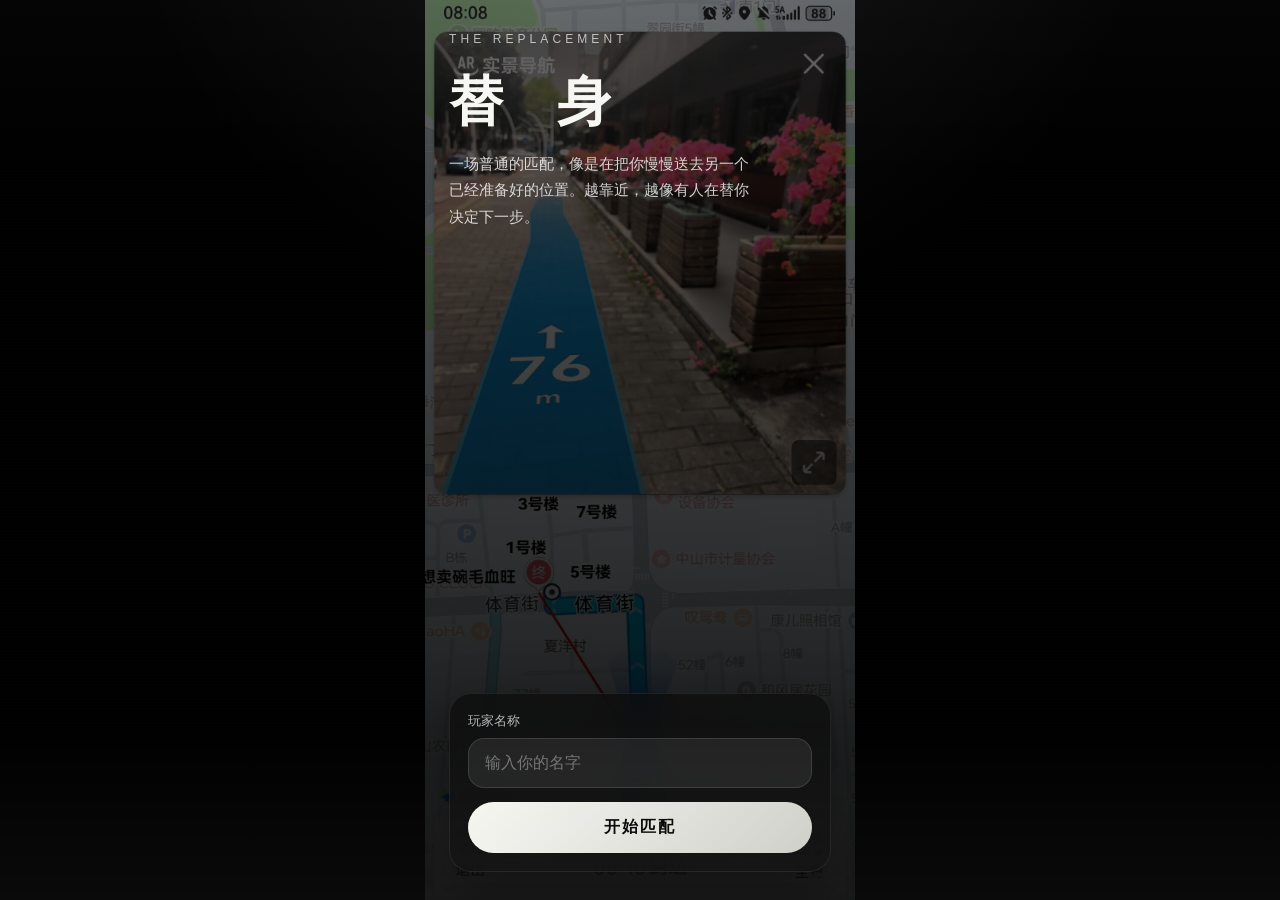
<file: index.html>
<!DOCTYPE html>
<html lang="zh-CN">
<head>
  <meta charset="UTF-8">
  <meta name="viewport" content="width=device-width, initial-scale=1.0, maximum-scale=1.0, user-scalable=no">
  <title>替身 v1.3</title>
  <link rel="stylesheet" href="./styles.css">
  <script defer src="./app.js"></script>
</head>
<body>
  <div class="app" id="app">
    <div class="film-grain"></div>

    <section class="screen intro-screen active" id="screen-intro">
      <div class="intro-content">
        <div>
          <div class="eyebrow">The Replacement</div>
          <h1 class="intro-title">替 身</h1>
          <p class="intro-copy">一场普通的匹配，像是在把你慢慢送去另一个已经准备好的位置。越靠近，越像有人在替你决定下一步。</p>
        </div>
        <div class="intro-panel">
          <label class="name-label" for="player-name">玩家名称</label>
          <input class="name-input" id="player-name" maxlength="14" placeholder="输入你的名字">
          <button class="primary-btn" id="start-btn">开始匹配</button>
        </div>
      </div>
    </section>

    <section class="screen swiper-screen" id="screen-swiper">
      <div class="app-bar">
        <div class="app-mark">MATCH</div>
        <div id="deck-counter">1 / 4</div>
      </div>
      <div class="card-shell">
        <div class="card-shadow"></div>
        <div class="card-stack">
          <div class="card-back two"></div>
          <div class="card-back one"></div>
          <article class="profile-card normal" id="profile-card">
            <div class="card-photo"></div>
            <div class="creepy-silhouette hidden" id="creepy-silhouette"></div>
            <div class="card-content">
              <h2 class="card-name" id="card-name"></h2>
              <div class="card-meta" id="card-meta"></div>
              <div class="tag-row" id="card-tags"></div>
            </div>
          </article>
        </div>
        <img class="thumb-idle hand-cutout" id="thumb-idle" src="./assets/hand-point.png" alt="手势剪影">
      </div>
    </section>

    <section class="screen match-screen" id="screen-match">
      <div class="match-ring"></div>
      <div class="match-title">MATCH</div>
      <p class="match-copy">对方也选择了你。<br>从现在开始，距离开始自己变化。</p>
    </section>

    <section class="screen chat-screen" id="screen-chat">
      <div class="phone-bar"><span>20:08</span><span>在线</span></div>
      <div class="chat-shell">
        <div class="chat-header"><span>‹</span><div class="chat-title">未知用户</div><span>⋯</span></div>
        <div class="chat-body">
          <div class="bubble left">终于等到你了。<div class="bubble-meta">刚刚</div></div>
          <div class="bubble left">来找我。<div class="bubble-meta">刚刚</div></div>
          <div class="address-card">
            <div class="address-label">位置</div>
            <div class="address-title">体育街 7 号楼后巷</div>
            <div class="address-sub">共享定位已开启，对方正在等待你靠近。</div>
            <button class="link-btn" id="address-link">打开地图</button>
          </div>
        </div>
      </div>
    </section>

    <section class="screen map-screen" id="screen-map">
      <div class="ar-view" id="ar-view">
        <div class="ar-top-bar">
          <div class="ar-badge">AR 实景导航</div>
          <div class="ar-status" id="ar-status">同步中</div>
        </div>
        <div class="ar-ground"><div class="ar-path"></div></div>
        <div class="ar-dist-text"><span class="ar-arrow">↑</span><span class="ar-distance"><span id="ar-dist-num">3200</span><small>m</small></span></div>
        <div class="touch-zone" id="touch-zone"></div>
        <div class="thumb-overlay" id="thumb-overlay"><img class="hand-cutout" id="thumb-image" src="./assets/hand-point.png" alt="拇指跟随"></div>
      </div>
      <div class="map-view">
        <div class="map-road-grid"></div>
        <div class="map-route-bg"><div class="map-route-fill" id="map-route-fill"></div></div>
        <div class="player-map-arrow" id="player-arrow"></div>
        <div class="map-bottom-bar">
          <div class="map-exit"><strong>✕</strong>退出</div>
          <div class="map-info">
            <div class="map-dist-large"><span id="bottom-dist">3.20 km</span><small id="bottom-time">38 分钟</small></div>
            <div class="map-arrival" id="arrival-time">20:46 到达</div>
          </div>
          <div class="map-overview"><strong>↻</strong>全览</div>
        </div>
      </div>
      <div class="notify-banner" id="notify-banner">
        <div class="notify-title">【未知用户】资料更新</div>
        <div class="notify-copy">签名和兴趣标签发生变化，点开看看。</div>
      </div>
      <div class="event-layer" id="event-layer">
        <div class="event-panel hidden" id="jump-event">
          <h3 class="event-title">跳一跳</h3>
          <div class="event-subtitle">前方有一片积水。按住蓄力，再松开。</div>
          <div class="puddle-stage"></div>
          <div class="jump-ui">
            <div class="charge-track"><div class="charge-fill" id="charge-fill"></div></div>
            <button class="jump-button" id="jump-button">长按蓄力</button>
            <div class="jump-status" id="jump-status"></div>
          </div>
        </div>
        <div class="event-panel hidden" id="sign-event">
          <h3 class="event-title">擦拭路牌</h3>
          <div class="event-subtitle">牌面被泥污糊住了，先把它擦开。</div>
          <div class="sign-stage">
            <div class="sign-board" id="sign-board">
              <div class="sign-hidden-text" id="sign-hidden-text">不要回头</div>
              <div class="sign-dirt" id="sign-dirt"></div>
              <canvas class="sign-mask" id="sign-mask"></canvas>
            </div>
            <div class="wipe-progress"><span>擦拭进度</span><strong id="wipe-percent">0%</strong></div>
          </div>
        </div>
      </div>
    </section>

    <section class="screen profile-screen" id="screen-profile">
      <div class="phone-bar"><span>20:12</span><span>在线更新</span></div>
      <div class="profile-shell">
        <div class="profile-header"><span>‹</span><div class="profile-title">资料更新</div><span>⋯</span></div>
        <div class="profile-card-panel">
          <div class="profile-hero">
            <div class="avatar-ghost"></div>
            <div>
              <h2 class="profile-name">未知用户</h2>
              <div class="profile-distance" id="profile-distance">距离：180 米</div>
            </div>
          </div>
          <div class="profile-copy" id="profile-signature">签名：我快到了，你也一样。</div>
          <div class="profile-tags" id="profile-tags">
            <span class="profile-tag"># 不要回头</span>
            <span class="profile-tag"># 已同步</span>
            <span class="profile-tag"># 正在接近</span>
          </div>
        </div>
        <button class="profile-enter" id="profile-enter">查看对方资料</button>
      </div>
    </section>

    <section class="screen ending-screen" id="screen-ending">
      <div class="ending-layer permission-layer active" id="ending-permission">
        <div class="permission-dialog">
          <p id="permission-copy">玩家 想要访问你的相机，<br>以完成同步。</p>
          <button class="allow-btn" id="allow-btn">允许（3）</button>
        </div>
      </div>
      <div class="ending-layer camera-layer" id="ending-camera">
        <div class="scan-noise"></div>
        <div class="focus-box" id="focus-box"></div>
        <div class="camera-text" id="camera-text">[已识别：玩家]<br>[状态：适合接管]</div>
      </div>
      <div class="ending-layer desktop-layer" id="ending-desktop">
        <div class="desktop-icons">
          <div class="desktop-icon-wrap"><div class="desktop-icon">微</div>微信</div>
          <div class="desktop-icon-wrap"><div class="desktop-icon">图</div>相册</div>
          <div class="desktop-icon-wrap"><div class="desktop-icon">德</div>高德</div>
          <div class="desktop-icon-wrap"><div class="desktop-icon">乐</div>音乐</div>
          <div class="desktop-icon-wrap"><div class="desktop-icon">相</div>相机</div>
          <div class="desktop-icon-wrap"><div class="desktop-icon">讯</div>信息</div>
          <div class="desktop-icon-wrap"><div class="desktop-icon">日</div>日历</div>
          <div class="desktop-icon-wrap"><div class="desktop-icon">设</div>设置</div>
        </div>
        <div class="wechat-notify" id="wechat-notify">
          <div class="notify-app">微信</div>
          <div class="notify-message">妈妈：你到哪了？天黑了快点回来。</div>
        </div>
      </div>
      <div class="takeover-chat-layer" id="ending-chat">
        <div class="fake-chat-header">妈妈</div>
        <div class="fake-chat-body">
          <div class="fake-msg-left">你到哪了？天黑了快点回来。</div>
          <div class="fake-msg-right" id="reply-msg">快到了，在路上。</div>
        </div>
        <div class="fake-chat-footer">
          <div class="fake-input" id="fake-input"></div>
          <div class="fake-send" id="fake-send">发送</div>
        </div>
      </div>
      <img class="ghost-hand hand-cutout" id="ghost-hand" src="./assets/hand-palm.png" alt="替身之手">
      <div class="ending-layer final-layer" id="ending-final"><div class="final-title" id="final-title">替 身</div></div>
    </section>

    <div class="monologue" id="monologue">
      <div class="monologue-box">
        <div class="monologue-label">内心独白</div>
        <div class="monologue-text" id="monologue-text"></div>
      </div>
    </div>
  </div>
</body>
</html>
</file>
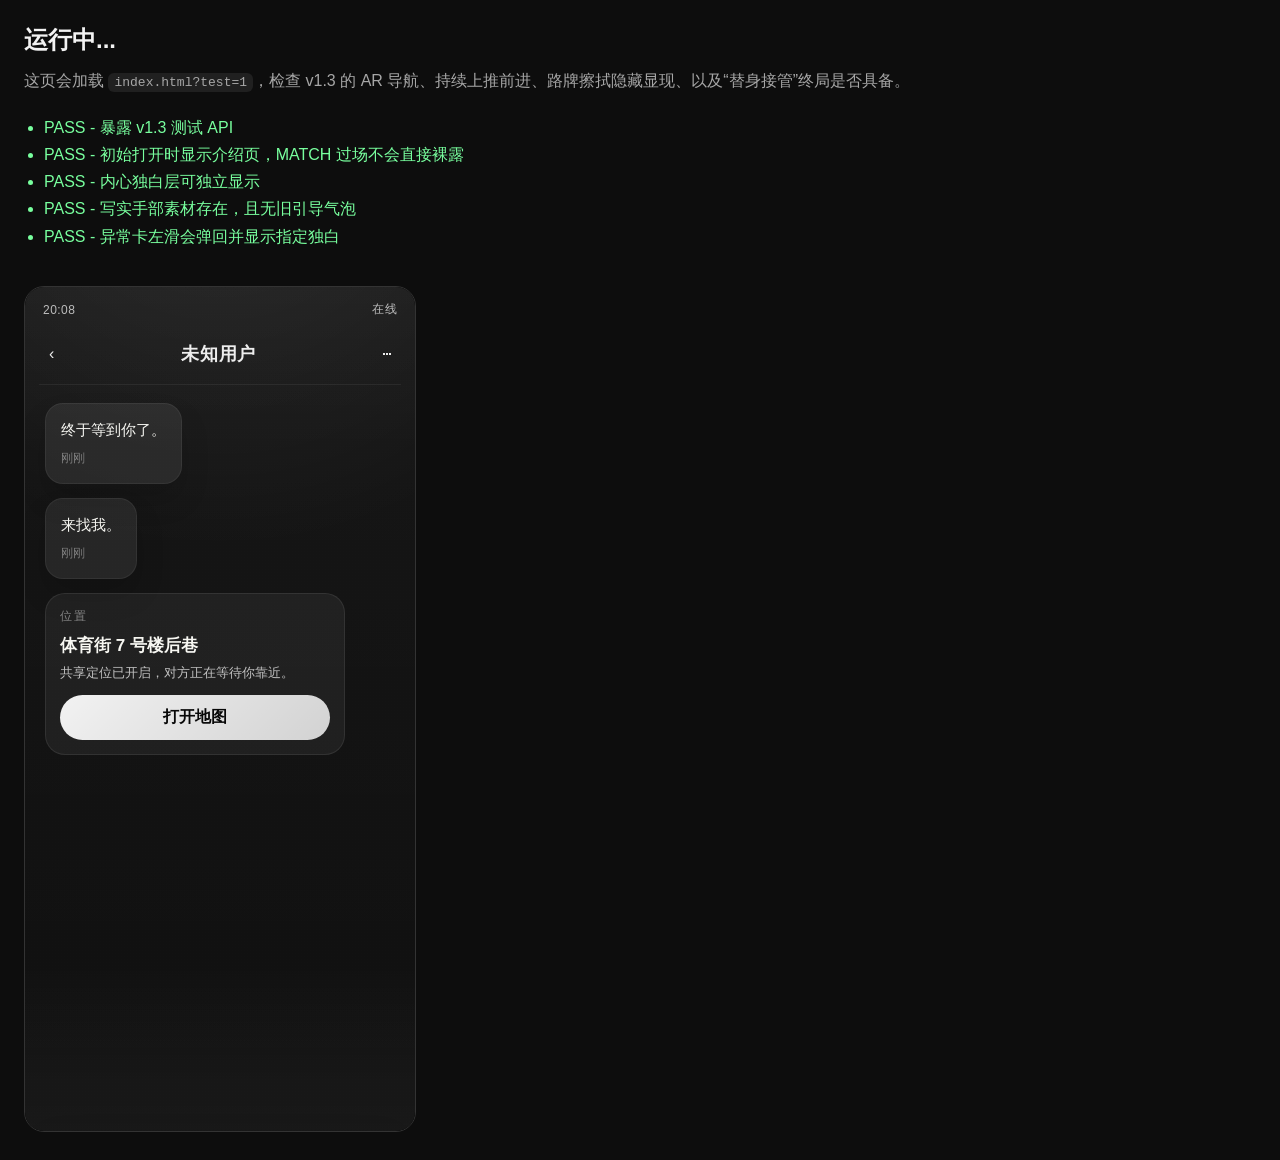
<file: test.html>
<!DOCTYPE html>
<html lang="zh-CN">
<head>
    <meta charset="UTF-8">
    <meta name="viewport" content="width=device-width, initial-scale=1.0">
    <title>替身 v1.3 验收测试</title>
    <style>
        body {
            margin: 0;
            padding: 24px;
            font-family: -apple-system, BlinkMacSystemFont, 'Segoe UI', sans-serif;
            background: #0d0d0d;
            color: #f2f2f2;
        }
        h1 { margin: 0 0 12px; font-size: 24px; }
        p { margin: 0 0 20px; color: #a6a6a6; line-height: 1.6; }
        .pass { color: #78ff9e; }
        .fail { color: #ff7474; }
        ul { padding-left: 20px; line-height: 1.7; }
        code {
            background: rgba(255,255,255,.08);
            padding: 2px 6px;
            border-radius: 6px;
        }
        iframe {
            width: 390px;
            height: 844px;
            border: 1px solid #333;
            border-radius: 20px;
            margin-top: 20px;
            background: #000;
        }
    </style>
</head>
<body>
    <h1 id="summary">运行中...</h1>
    <p>这页会加载 <code>index.html?test=1</code>，检查 v1.3 的 AR 导航、持续上推前进、路牌擦拭隐藏显现、以及“替身接管”终局是否具备。</p>
    <ul id="results"></ul>
    <iframe id="game-frame" src="./index.html?test=1" title="替身测试沙盒"></iframe>

    <script>
        const resultsEl = document.getElementById('results');
        const summaryEl = document.getElementById('summary');
        const wait = ms => new Promise(resolve => setTimeout(resolve, ms));

        function addResult(ok, message) {
            const li = document.createElement('li');
            li.className = ok ? 'pass' : 'fail';
            li.textContent = `${ok ? 'PASS' : 'FAIL'} - ${message}`;
            resultsEl.appendChild(li);
            return ok;
        }

        function finish(total, passed) {
            const failed = total - passed;
            summaryEl.textContent = failed === 0 ? `PASS ${passed}/${total}` : `FAIL ${passed}/${total}`;
            summaryEl.className = failed === 0 ? 'pass' : 'fail';
            document.title = summaryEl.textContent;
        }

        async function run() {
            const frame = document.getElementById('game-frame');
            await new Promise(resolve => frame.addEventListener('load', resolve, { once: true }));
            await wait(350);

            const win = frame.contentWindow;
            const doc = frame.contentDocument;
            let total = 0;
            let passed = 0;

            total++;
            if (addResult(Boolean(win.__gameTestAPI), '暴露 v1.3 测试 API')) passed++;
            if (!win.__gameTestAPI) {
                finish(total, passed);
                return;
            }

            const api = win.__gameTestAPI;

            total++;
            const introScreen = doc.getElementById('screen-intro');
            const matchScreen = doc.getElementById('screen-match');
            const matchStyle = matchScreen ? win.getComputedStyle(matchScreen) : null;
            if (addResult(Boolean(introScreen && introScreen.classList.contains('active') && matchStyle && matchStyle.display === 'none'), '初始打开时显示介绍页，MATCH 过场不会直接裸露')) passed++;

            api.resetForTest('测试用户');

            total++;
            api.showMonologueForTest('更明显的内心独白');
            const monologueBox = doc.getElementById('monologue');
            if (addResult(Boolean(monologueBox && monologueBox.classList.contains('show') && api.getMonologueText().includes('更明显的内心独白')), '内心独白层可独立显示')) passed++;

            total++;
            const thumb = api.getThumbState();
            if (addResult(Boolean(thumb && thumb.hasAssetThumb && thumb.hasNoGuideBubble), '写实手部素材存在，且无旧引导气泡')) passed++;

            total++;
            api.swipeCreepyLeftForTest();
            await wait(120);
            if (addResult(api.getMonologueText().includes('这个人还怪特别的，不如匹配一下试试'), '异常卡左滑会弹回并显示指定独白')) passed++;

            total++;
            api.swipeCreepyRightForTest();
            await wait(900);
            if (addResult(doc.getElementById('screen-chat').classList.contains('active') && Boolean(doc.getElementById('address-link')), '异常卡右滑后进入聊天页并保留地址链接')) passed++;

            total++;
            api.startMapForTest();
            await wait(100);
            const mapState = api.getMapState();
            if (addResult(Boolean(mapState.hasArView && mapState.hasMapView && mapState.hasTouchZone && mapState.hasThumbOverlay), '地图页已改为上半 AR + 下半 2D 地图结构')) passed++;

            total++;
            const beforeDistance = api.getDistance();
            api.startWalkingForTest();
            await wait(450);
            api.stopWalkingForTest();
            const afterDistance = api.getDistance();
            if (addResult(afterDistance < beforeDistance, '按住上推后会持续前进，距离连续缩短')) passed++;

            total++;
            api.openSignEventForTest();
            await wait(80);
            const signBefore = api.getSignState();
            api.scrubSignForTest(45);
            await wait(80);
            const signMiddle = api.getSignState();
            api.scrubSignForTest(100);
            await wait(120);
            const signAfter = api.getSignState();
            if (addResult(signBefore.textVisible === false && signMiddle.textVisible === false && signAfter.textVisible === true && signAfter.progress === 100, '路牌文字默认隐藏，擦拭完成后才出现“不要回头”')) passed++;

            total++;
            if (addResult(api.usesRealCamera() === false, '终局不调用真实相机权限')) passed++;

            total++;
            api.triggerEndingForTest();
            await wait(500);
            let endingState = api.getEndingState();
            const permissionOk = endingState.permissionVisible && endingState.allowButtonCount === 1;
            api.clickAllowForTest();
            await wait(4200);
            endingState = api.getEndingState();
            if (addResult(permissionOk && endingState.focusLocked && endingState.desktopShown && endingState.handTookOver && endingState.finalTitleShown, '终局具备单按钮权限→识别锁定→伪桌面→替身之手接管→标题淡入')) passed++;

            finish(total, passed);
        }

        run().catch(error => {
            addResult(false, `测试页执行异常: ${error.message}`);
            finish(resultsEl.children.length || 1, 0);
        });
    </script>
</body>
</html>
</file>
<file: styles.css>
*{box-sizing:border-box;-webkit-tap-highlight-color:transparent}html,body{margin:0;width:100%;height:100%;overflow:hidden;background:#000;color:#f7f7f2;font-family:-apple-system,BlinkMacSystemFont,"SF Pro Display","PingFang SC",sans-serif;touch-action:manipulation;user-select:none}button,input{font:inherit}body::before,body::after{content:"";position:fixed;inset:0;pointer-events:none;z-index:999}body::before{background:radial-gradient(circle at 50% -20%,rgba(255,255,255,.08),transparent 42%),linear-gradient(180deg,rgba(255,255,255,.02),transparent 20%,transparent 80%,rgba(255,255,255,.04));mix-blend-mode:screen}body::after{opacity:.12;background-image:linear-gradient(rgba(255,255,255,.05) 1px,transparent 1px),linear-gradient(90deg,rgba(255,255,255,.025) 1px,transparent 1px);background-size:100% 3px,3px 100%}.app{position:relative;width:min(100vw,430px);height:100vh;margin:0 auto;background:radial-gradient(circle at 20% 15%,rgba(255,255,255,.06),transparent 28%),radial-gradient(circle at 80% 10%,rgba(255,255,255,.04),transparent 30%),linear-gradient(180deg,#121212 0%,#050505 100%);overflow:hidden}.screen{position:absolute;inset:0;display:none}.screen.active{display:block}.film-grain{position:absolute;inset:-30%;pointer-events:none;background-image:radial-gradient(circle,rgba(255,255,255,.085) .7px,transparent .7px),radial-gradient(circle,rgba(255,255,255,.03) .6px,transparent .6px);background-size:10px 10px,6px 6px;mix-blend-mode:soft-light;opacity:.22;animation:grainMove 8s steps(10) infinite}@keyframes grainMove{0%{transform:translate(0,0)}25%{transform:translate(2%,-3%)}50%{transform:translate(-2%,2%)}75%{transform:translate(1%,3%)}100%{transform:translate(0,0)}}.hidden{display:none!important}.intro-screen{padding:32px 24px 28px;background:linear-gradient(180deg,rgba(0,0,0,.62),rgba(0,0,0,.93)),url('./assets/street-ar.jpg') center/cover no-repeat}.intro-content{height:100%;display:flex;flex-direction:column;justify-content:space-between}.eyebrow{font-size:12px;letter-spacing:.34em;text-transform:uppercase;color:rgba(255,255,255,.68)}.intro-title{margin:20px 0 12px;font-size:clamp(40px,11vw,54px);letter-spacing:.36em;font-weight:600}.intro-copy{margin:0;max-width:300px;color:rgba(255,255,255,.8);line-height:1.75;font-size:15px}.intro-panel{padding:18px;border-radius:22px;background:rgba(12,12,12,.72);border:1px solid rgba(255,255,255,.08);box-shadow:0 24px 60px rgba(0,0,0,.45);backdrop-filter:blur(14px)}.name-label{display:block;font-size:13px;color:rgba(255,255,255,.7);margin-bottom:8px}.name-input{width:100%;padding:15px 16px;border-radius:16px;border:1px solid rgba(255,255,255,.12);background:rgba(255,255,255,.08);color:#fff;outline:none}.primary-btn,.link-btn,.allow-btn,.jump-button,.profile-enter{border:none;cursor:pointer;border-radius:999px}.primary-btn{width:100%;margin-top:14px;padding:15px 18px;color:#040404;background:linear-gradient(135deg,#f7f7f2,#cfcfca);font-weight:700;letter-spacing:.12em}.swiper-screen{background:radial-gradient(circle at 50% 0%,rgba(255,255,255,.06),transparent 32%),#060606;padding:24px 20px 34px}.app-bar{display:flex;align-items:center;justify-content:space-between;color:rgba(255,255,255,.82);font-size:13px;margin-bottom:18px}.app-mark{display:inline-flex;align-items:center;gap:8px;font-weight:600;letter-spacing:.08em}.app-mark::before{content:"";width:10px;height:10px;border-radius:999px;background:rgba(255,255,255,.84);box-shadow:0 0 18px rgba(255,255,255,.32)}.card-shell{position:relative;height:calc(100% - 48px);display:flex;align-items:center;justify-content:center}.card-shadow{position:absolute;inset:auto 30px 26px;height:38px;border-radius:50%;background:rgba(0,0,0,.5);filter:blur(18px)}.card-stack{position:relative;width:100%;height:100%;display:flex;align-items:center;justify-content:center}.card-back,.profile-card{width:min(100%,348px);height:min(74vh,610px);border-radius:32px}.card-back{position:absolute;background:rgba(255,255,255,.06);border:1px solid rgba(255,255,255,.08)}.card-back.one{transform:translateY(18px) scale(.96);opacity:.7}.card-back.two{transform:translateY(34px) scale(.92);opacity:.45}.profile-card{position:relative;overflow:hidden;background:#111;box-shadow:0 28px 80px rgba(0,0,0,.58);border:1px solid rgba(255,255,255,.08);transform:translate3d(0,0,0) rotate(0);transition:transform .24s ease,opacity .24s ease;touch-action:none}.profile-card.normal{background:linear-gradient(180deg,transparent 40%,rgba(0,0,0,.88) 100%),radial-gradient(circle at 20% 20%,rgba(255,255,255,.16),transparent 24%),linear-gradient(160deg,#808280 0%,#3a3a3a 40%,#121212 100%)}.profile-card.creepy{background:radial-gradient(circle at 50% 18%,rgba(255,255,255,.06),transparent 18%),linear-gradient(180deg,#020202 0%,#090909 55%,#000 100%);border-color:rgba(255,255,255,.18)}.profile-card.creepy::before{content:"";position:absolute;inset:0;background:radial-gradient(circle at 50% 12%,rgba(255,255,255,.08),transparent 15%),linear-gradient(180deg,rgba(255,255,255,.03),rgba(0,0,0,0) 26%),linear-gradient(180deg,transparent,rgba(0,0,0,.74));pointer-events:none}.card-photo{position:absolute;inset:0;background:radial-gradient(circle at 50% 22%,rgba(255,255,255,.18),transparent 14%),linear-gradient(180deg,rgba(255,255,255,.08),rgba(255,255,255,0) 28%),linear-gradient(180deg,transparent,rgba(0,0,0,.76))}.profile-card.normal .card-photo::before,.profile-card.normal .card-photo::after{content:"";position:absolute;border-radius:999px;opacity:.32}.profile-card.normal .card-photo::before{width:150px;height:150px;left:50%;top:14%;transform:translateX(-50%);background:radial-gradient(circle at 50% 35%,rgba(255,255,255,.75),rgba(255,255,255,.06) 72%,transparent 73%)}.profile-card.normal .card-photo::after{width:210px;height:250px;left:50%;top:30%;transform:translateX(-50%);background:radial-gradient(circle at 50% 20%,rgba(255,255,255,.38),rgba(255,255,255,.08) 62%,transparent 63%)}.creepy-silhouette{position:absolute;left:50%;top:22%;width:170px;height:320px;transform:translateX(-50%);border-radius:110px 110px 60px 60px;background:linear-gradient(180deg,rgba(255,255,255,.05),rgba(255,255,255,0) 14%,#000 30%,#000 100%);box-shadow:0 0 70px rgba(255,255,255,.05)}.creepy-silhouette::before{content:"";position:absolute;width:110px;height:110px;border-radius:50%;background:#000;left:50%;top:-48px;transform:translateX(-50%)}.card-content{position:absolute;inset:auto 20px 20px;z-index:1}.card-name{margin:0;font-size:34px;font-weight:700;letter-spacing:.04em}.card-meta{margin-top:7px;font-size:14px;color:rgba(255,255,255,.72);line-height:1.65}.tag-row{display:flex;flex-wrap:wrap;gap:8px;margin-top:14px}.tag{padding:8px 12px;border-radius:999px;background:rgba(255,255,255,.1);border:1px solid rgba(255,255,255,.08);font-size:12px;color:rgba(255,255,255,.8)}.thumb-idle{position:absolute;right:-6px;bottom:-16px;width:138px;opacity:.88;filter:drop-shadow(-18px 20px 24px rgba(0,0,0,.66));transform:rotate(-7deg);pointer-events:none;z-index:3}.match-screen{background:radial-gradient(circle at 50% 30%,rgba(255,255,255,.12),transparent 32%),#000;text-align:center;padding:28px}.screen.active.match-screen{display:flex;flex-direction:column;align-items:center;justify-content:center}.match-ring{position:relative;width:210px;height:210px;border-radius:50%;border:1px solid rgba(255,255,255,.08);background:radial-gradient(circle at 50% 50%,rgba(255,255,255,.14),transparent 62%);box-shadow:0 0 60px rgba(255,255,255,.08)}.match-ring::before,.match-ring::after{content:"";position:absolute;inset:18px;border-radius:50%;border:1px solid rgba(255,255,255,.08)}.match-title{margin:26px 0 8px;font-size:36px;letter-spacing:.2em;font-weight:700}.match-copy{margin:0;color:rgba(255,255,255,.74);line-height:1.7}.chat-screen,.profile-screen{background:linear-gradient(180deg,rgba(255,255,255,.04),rgba(255,255,255,.01)),#0d0d0d}.phone-bar{padding:14px 18px 8px;display:flex;align-items:center;justify-content:space-between;color:rgba(255,255,255,.7);font-size:12px;letter-spacing:.04em}.chat-shell,.profile-shell{height:calc(100% - 34px);display:flex;flex-direction:column;padding:0 14px 18px}.chat-header,.profile-header{padding:16px 10px 18px;display:flex;align-items:center;justify-content:space-between;color:rgba(255,255,255,.92);border-bottom:1px solid rgba(255,255,255,.06)}.chat-title,.profile-title{font-size:18px;font-weight:700;letter-spacing:.04em}.chat-body{flex:1;padding:18px 6px 12px;display:flex;flex-direction:column;gap:14px}.bubble{max-width:82%;padding:14px 15px;border-radius:18px;line-height:1.66;font-size:15px;box-shadow:0 16px 28px rgba(0,0,0,.16)}.bubble.left{align-self:flex-start;background:rgba(255,255,255,.08);border:1px solid rgba(255,255,255,.06)}.bubble-meta{font-size:12px;color:rgba(255,255,255,.4);margin-top:6px}.address-card{align-self:flex-start;width:min(100%,300px);padding:14px;border-radius:20px;background:rgba(255,255,255,.06);border:1px solid rgba(255,255,255,.08)}.address-label{font-size:12px;letter-spacing:.16em;color:rgba(255,255,255,.45);text-transform:uppercase}.address-title{margin:9px 0 6px;font-size:17px;font-weight:700}.address-sub{color:rgba(255,255,255,.72);font-size:13px;line-height:1.6}.link-btn{width:100%;margin-top:12px;padding:12px 14px;background:linear-gradient(135deg,rgba(255,255,255,.94),rgba(255,255,255,.8));color:#070707;font-weight:700}.map-screen{background:#000}.ar-view{position:relative;height:60%;overflow:hidden;background:linear-gradient(180deg,rgba(0,0,0,.16),rgba(0,0,0,.72)),url('./assets/street-ar.jpg') center/cover no-repeat}.ar-view::before{content:"";position:absolute;inset:0;background:radial-gradient(circle at 50% 15%,rgba(255,255,255,.16),transparent 24%),linear-gradient(180deg,rgba(255,255,255,.04),rgba(0,0,0,0) 28%,rgba(0,0,0,.34) 88%);pointer-events:none}.ar-top-bar{position:absolute;top:16px;left:14px;right:14px;display:flex;justify-content:space-between;align-items:center;z-index:3}.ar-badge,.ar-status{padding:8px 12px;border-radius:999px;background:rgba(0,0,0,.48);border:1px solid rgba(255,255,255,.18);backdrop-filter:blur(8px);font-size:13px}.ar-ground{position:absolute;inset:auto 0 0;height:76%;display:flex;justify-content:center;perspective:360px;pointer-events:none;z-index:1}.ar-path{position:relative;width:144px;height:210%;border-left:3px solid rgba(120,208,255,.95);border-right:3px solid rgba(120,208,255,.95);background:linear-gradient(180deg,rgba(0,150,255,.08),rgba(0,140,255,.6));transform-origin:bottom center;transform:rotateX(76deg);box-shadow:0 0 22px rgba(0,140,255,.22) inset,0 0 30px rgba(0,140,255,.14);overflow:hidden}.ar-path::after{content:"";position:absolute;inset:0;opacity:0;background:repeating-linear-gradient(to bottom,transparent,transparent 20px,rgba(255,255,255,.42) 20px,rgba(255,255,255,.42) 38px);background-size:100% 76px;transition:opacity .24s ease}.ar-view.is-walking .ar-path::after{opacity:1;animation:arStream .82s linear infinite}@keyframes arStream{from{background-position:0 0}to{background-position:0 76px}}.ar-dist-text{position:absolute;left:0;right:0;bottom:21%;text-align:center;pointer-events:none;z-index:2;text-shadow:0 4px 12px rgba(0,0,0,.75)}.ar-arrow{font-size:30px;display:block;margin-bottom:6px}.ar-distance{font-size:clamp(44px,15vw,64px);line-height:1;font-weight:800;letter-spacing:-.04em}.ar-distance small{font-size:24px;margin-left:6px;letter-spacing:.08em}.touch-zone{position:absolute;inset:0;z-index:5;touch-action:none}.thumb-overlay{position:absolute;width:210px;height:360px;left:50%;top:55%;transform:translate(-35%,-18%);transform-origin:bottom right;opacity:0;pointer-events:none;z-index:7;transition:opacity .14s ease,transform .15s cubic-bezier(.2,.8,.2,1),filter .18s ease;filter:drop-shadow(-16px 26px 18px rgba(0,0,0,.54))}.thumb-overlay img,.ghost-hand,.thumb-idle{display:block}.thumb-overlay img{width:100%;height:100%;object-fit:contain}.thumb-overlay.is-pressing{transform:translate(-35%,-22%) scale(.96) rotate(-3deg);filter:drop-shadow(-6px 12px 12px rgba(0,0,0,.78))}.map-view{position:relative;height:40%;background:radial-gradient(circle at 50% 50%,rgba(255,255,255,.22) 1.4px,transparent 1.4px),linear-gradient(180deg,#e9ebf0 0%,#d6d9df 100%);background-size:28px 28px,cover;overflow:hidden;border-top:1px solid rgba(255,255,255,.08);box-shadow:0 -10px 26px rgba(0,0,0,.36)}.map-road-grid{position:absolute;inset:0;background:linear-gradient(90deg,rgba(0,0,0,.04) 1px,transparent 1px),linear-gradient(rgba(0,0,0,.04) 1px,transparent 1px);background-size:40px 40px;opacity:.55}.map-route-bg{position:absolute;left:50%;bottom:23%;width:16px;height:146%;transform:translateX(-50%);background:rgba(0,140,255,.2);border-radius:999px;box-shadow:0 0 0 4px rgba(255,255,255,.22),0 0 22px rgba(0,140,255,.18)}.map-route-fill{position:absolute;left:50%;top:0;width:16px;height:100%;transform:translateX(-50%);border-radius:999px;background:linear-gradient(180deg,rgba(123,219,255,.95),#008cff);transform-origin:top;transition:height .1s linear}.player-map-arrow{position:absolute;left:50%;bottom:23%;transform:translate(-50%,50%);width:0;height:0;border-left:18px solid transparent;border-right:18px solid transparent;border-bottom:34px solid #1068ff;filter:drop-shadow(0 4px 12px rgba(0,0,0,.22));transition:bottom .1s linear}.player-map-arrow::after{content:"";position:absolute;left:-18px;top:34px;width:0;height:0;border-left:18px solid transparent;border-right:18px solid transparent;border-top:12px solid #0149ba}.map-bottom-bar{position:absolute;left:0;right:0;bottom:0;display:flex;align-items:center;justify-content:space-between;gap:12px;padding:16px 18px 22px;background:rgba(255,255,255,.96);color:#0a0a0a;border-top-left-radius:24px;border-top-right-radius:24px;box-shadow:0 -4px 22px rgba(0,0,0,.12);z-index:2}.map-exit,.map-overview{width:54px;font-size:12px;text-align:center;color:rgba(0,0,0,.78)}.map-exit strong,.map-overview strong{display:block;font-size:30px;line-height:1;margin-bottom:4px}.map-info{flex:1;text-align:center}.map-dist-large{font-size:32px;font-weight:800;letter-spacing:-.04em}.map-dist-large small{font-size:16px;margin-left:8px;font-weight:600;color:rgba(0,0,0,.64)}.map-arrival{margin-top:4px;color:rgba(0,0,0,.44);font-size:14px}.notify-banner{position:absolute;top:-100px;left:12px;right:12px;padding:14px 16px;border-radius:20px;background:rgba(255,255,255,.96);color:#080808;box-shadow:0 12px 24px rgba(0,0,0,.18);z-index:8;transition:top .4s cubic-bezier(.175,.885,.32,1.2)}.notify-banner.show{top:14px}.notify-title{font-size:13px;font-weight:700;color:rgba(0,0,0,.68);margin-bottom:3px}.notify-copy{font-size:15px;font-weight:700}.event-layer{position:absolute;inset:0;display:none;align-items:center;justify-content:center;z-index:20;padding:24px 18px;background:rgba(0,0,0,.72);backdrop-filter:blur(8px)}.event-layer.show{display:flex}.event-panel{width:100%;max-width:360px;padding:22px;border-radius:28px;background:rgba(8,8,8,.94);border:1px solid rgba(255,255,255,.08);box-shadow:0 24px 60px rgba(0,0,0,.45)}.event-title{font-size:26px;font-weight:700;margin:0;letter-spacing:.08em}.event-subtitle{margin-top:10px;color:rgba(255,255,255,.74);line-height:1.75;font-size:14px}.puddle-stage{margin-top:20px;height:170px;border-radius:26px;background:radial-gradient(circle at 50% 54%,rgba(45,112,170,.84),rgba(20,46,79,.95) 40%,rgba(7,11,19,1) 65%),linear-gradient(180deg,rgba(255,255,255,.06),transparent);position:relative;overflow:hidden}.puddle-stage::before{content:"";position:absolute;inset:18px;border-radius:50%;border:1px dashed rgba(255,255,255,.16)}.jump-ui{margin-top:18px}.charge-track{width:100%;height:8px;border-radius:999px;background:rgba(255,255,255,.08);overflow:hidden}.charge-fill{width:0;height:100%;border-radius:inherit;background:linear-gradient(90deg,#7bd6ff,#1fa9ff,#6ef2a3);transition:width .08s linear}.jump-button{width:100%;margin-top:14px;padding:16px 18px;background:linear-gradient(135deg,#ffffff,#d7d7d2);color:#050505;font-weight:800;letter-spacing:.12em}.jump-status{min-height:24px;margin-top:12px;text-align:center;font-size:14px;color:rgba(255,255,255,.75)}.sign-stage{margin-top:20px}.sign-board{position:relative;width:100%;height:250px;border-radius:24px;background:linear-gradient(180deg,#584a32 0%,#302516 100%);overflow:hidden;box-shadow:inset 0 0 0 1px rgba(255,255,255,.08)}.sign-board::before{content:"";position:absolute;inset:0;background:linear-gradient(180deg,rgba(255,255,255,.08),transparent 24%),radial-gradient(circle at 50% 18%,rgba(255,255,255,.08),transparent 24%);pointer-events:none}.sign-hidden-text{position:absolute;inset:0;display:flex;align-items:center;justify-content:center;font-size:42px;font-weight:800;letter-spacing:.26em;color:rgba(255,255,255,0);text-shadow:0 0 18px rgba(255,255,255,0);filter:blur(18px);transition:filter .24s ease,color .24s ease,text-shadow .24s ease}.sign-hidden-text.revealed{color:rgba(255,255,255,.98);text-shadow:0 0 22px rgba(255,255,255,.24);filter:blur(0)}.sign-dirt{position:absolute;inset:0;background:radial-gradient(circle at 20% 28%,rgba(72,50,25,.95),rgba(44,31,15,.98) 56%,transparent 57%),radial-gradient(circle at 78% 38%,rgba(77,58,33,.96),rgba(37,24,12,.98) 48%,transparent 49%),radial-gradient(circle at 40% 72%,rgba(63,44,22,.96),rgba(35,24,14,.98) 52%,transparent 53%),radial-gradient(circle at 62% 78%,rgba(76,58,31,.95),rgba(44,31,15,.98) 48%,transparent 49%),linear-gradient(180deg,rgba(30,22,13,.98),rgba(20,15,9,.98));opacity:.98}.sign-mask{position:absolute;inset:0;width:100%;height:100%;touch-action:none}.wipe-progress{margin-top:12px;display:flex;justify-content:space-between;align-items:center;font-size:13px;color:rgba(255,255,255,.72)}.profile-card-panel{margin:20px 14px 0;padding:22px;border-radius:28px;background:rgba(255,255,255,.05);border:1px solid rgba(255,255,255,.08);box-shadow:0 24px 60px rgba(0,0,0,.45)}.profile-hero{display:flex;align-items:center;gap:16px}.avatar-ghost{width:88px;height:88px;border-radius:28px;background:radial-gradient(circle at 50% 30%,rgba(255,255,255,.08),transparent 24%),linear-gradient(180deg,#0e0e0e,#000);position:relative;overflow:hidden;box-shadow:inset 0 0 0 1px rgba(255,255,255,.08)}.avatar-ghost::before{content:"";position:absolute;width:34px;height:34px;border-radius:50%;background:rgba(255,255,255,.08);left:50%;top:14px;transform:translateX(-50%)}.avatar-ghost::after{content:"";position:absolute;width:58px;height:70px;border-radius:50% 50% 36% 36%;background:rgba(255,255,255,.06);left:50%;bottom:-12px;transform:translateX(-50%)}.profile-name{font-size:28px;font-weight:800;margin:0}.profile-distance{margin-top:6px;font-size:18px;color:#7bd6ff;letter-spacing:.04em}.profile-copy{margin-top:18px;font-size:15px;line-height:1.76;color:rgba(255,255,255,.84)}.profile-tags{margin-top:16px;display:flex;flex-wrap:wrap;gap:10px}.profile-tag{padding:8px 12px;border-radius:999px;background:rgba(255,255,255,.08);border:1px solid rgba(255,255,255,.08);font-size:13px;color:rgba(255,255,255,.8)}.profile-enter{width:calc(100% - 28px);margin:18px 14px 0;padding:15px 18px;background:rgba(255,255,255,.94);color:#060606;font-weight:800;letter-spacing:.12em}.ending-screen{background:#000}.ending-layer{position:absolute;inset:0;display:none}.ending-layer.active{display:flex}.permission-layer{align-items:center;justify-content:center;padding:20px;background:rgba(0,0,0,.82);z-index:5}.permission-dialog{width:min(100%,320px);border-radius:22px;background:rgba(34,34,34,.98);color:#f3f3f3;box-shadow:0 24px 60px rgba(0,0,0,.52);overflow:hidden}.permission-dialog p{margin:0;padding:24px 22px;line-height:1.75;text-align:center;font-size:17px;border-bottom:1px solid rgba(255,255,255,.14)}.allow-btn{width:100%;padding:16px 18px;background:transparent;color:#0a84ff;font-weight:800;font-size:18px}.camera-layer{justify-content:center;align-items:center;background:#050505;z-index:4}.camera-layer.crt-off{animation:crtOff .42s cubic-bezier(.23,1,.32,1) forwards;transform-origin:center center}@keyframes crtOff{0%{transform:scale(1,1);opacity:1}40%{transform:scale(1,.03);opacity:1}100%{transform:scale(0,0);opacity:0}}.scan-noise{position:absolute;inset:0;opacity:.18;background-image:radial-gradient(circle,rgba(255,255,255,.16) .8px,transparent .8px),linear-gradient(180deg,rgba(255,255,255,.05),transparent 50%,rgba(255,255,255,.03));background-size:8px 8px,100% 4px;animation:grainMove 5s steps(8) infinite}.focus-box{position:absolute;width:112px;height:112px;border:2px solid #f5a623;border-radius:18px;opacity:0;transition:transform .5s ease,border-color .32s ease,opacity .22s ease}.camera-text{position:absolute;left:0;right:0;bottom:24%;text-align:center;color:#50e3c2;font-size:14px;font-family:ui-monospace,SFMono-Regular,Consolas,monospace;line-height:1.9;opacity:0;transition:opacity .3s ease}.desktop-layer,.takeover-chat-layer{background:#111;overflow:hidden}.desktop-layer{z-index:3;background:radial-gradient(circle at 20% 15%,rgba(255,255,255,.14),transparent 24%),linear-gradient(180deg,#39414c 0%,#151820 100%)}.desktop-icons{display:grid;grid-template-columns:repeat(4,1fr);gap:18px 14px;padding:58px 22px 0}.desktop-icon-wrap{text-align:center;color:#fff;font-size:12px}.desktop-icon{width:60px;height:60px;margin:0 auto 8px;border-radius:18px;background:rgba(255,255,255,.18);border:1px solid rgba(255,255,255,.22);backdrop-filter:blur(12px);box-shadow:0 10px 18px rgba(0,0,0,.16);display:grid;place-items:center;font-size:24px}.wechat-notify{position:absolute;top:-120px;left:12px;right:12px;padding:14px 16px;border-radius:18px;background:rgba(255,255,255,.96);color:#000;box-shadow:0 12px 24px rgba(0,0,0,.22);transition:top .4s cubic-bezier(.175,.885,.32,1.275)}.wechat-notify.show{top:16px}.notify-app{font-size:13px;font-weight:800;margin-bottom:4px}.notify-message{font-size:15px;line-height:1.5}.ghost-hand{position:absolute;width:146px;left:50%;top:120%;transform:translate(-50%,-50%) rotate(-6deg);transform-origin:center center;opacity:0;transition:left 1s ease,top 1s ease,transform .22s ease,opacity .3s ease;pointer-events:none;z-index:6;filter:drop-shadow(-8px 14px 18px rgba(0,0,0,.55))}.ghost-hand.visible{opacity:.92}.ghost-hand.clicking{transform:translate(-50%,-50%) scale(.93) rotate(-10deg)}.takeover-chat-layer{display:none;flex-direction:column;background:#ededed;color:#050505;z-index:4}.takeover-chat-layer.active{display:flex}.fake-chat-header{padding:18px;text-align:center;background:#f7f7f7;border-bottom:1px solid #d7d7d7;font-weight:700}.fake-chat-body{flex:1;padding:20px 18px;display:flex;flex-direction:column;gap:18px}.fake-msg-left,.fake-msg-right{max-width:80%;border-radius:10px;padding:11px 14px;font-size:15px;line-height:1.6;box-shadow:0 8px 14px rgba(0,0,0,.08)}.fake-msg-left{align-self:flex-start;background:#fff}.fake-msg-right{align-self:flex-end;background:#95ec69;opacity:0;transition:opacity .3s ease}.fake-chat-footer{padding:14px 12px 18px;display:flex;gap:10px;align-items:center;background:#f7f7f7;border-top:1px solid #ddd}.fake-input{flex:1;min-height:42px;border-radius:8px;background:#fff;padding:11px 12px;color:#111}.fake-send{padding:10px 16px;border-radius:8px;background:#07c160;color:#fff;opacity:.45;transition:opacity .2s ease}.final-layer{align-items:center;justify-content:center;background:#000;z-index:7}.final-title{font-size:28px;letter-spacing:.42em;opacity:0;transition:opacity 2.4s ease}.final-title.show{opacity:1}.monologue{position:absolute;left:0;right:0;bottom:0;padding:16px 18px calc(18px + env(safe-area-inset-bottom));background:linear-gradient(180deg,rgba(0,0,0,0),rgba(0,0,0,.86) 38%,rgba(0,0,0,.94) 100%);transform:translateY(100%);transition:transform .28s ease;z-index:50;pointer-events:none}.monologue.show{transform:translateY(0)}.monologue-box{padding:16px 18px;border-radius:20px;background:rgba(0,0,0,.78);border:1px solid rgba(255,255,255,.14);backdrop-filter:blur(12px);box-shadow:0 -8px 24px rgba(0,0,0,.3)}.monologue-label{font-size:11px;letter-spacing:.22em;color:rgba(255,255,255,.5);margin-bottom:8px;text-transform:uppercase}.monologue-text{font-size:16px;line-height:1.7;color:rgba(255,255,255,.98)}@media (max-width:390px){.profile-card,.card-back{height:min(70vh,560px)}.sign-hidden-text{font-size:34px}.thumb-overlay{width:190px;height:320px}}
</file>
